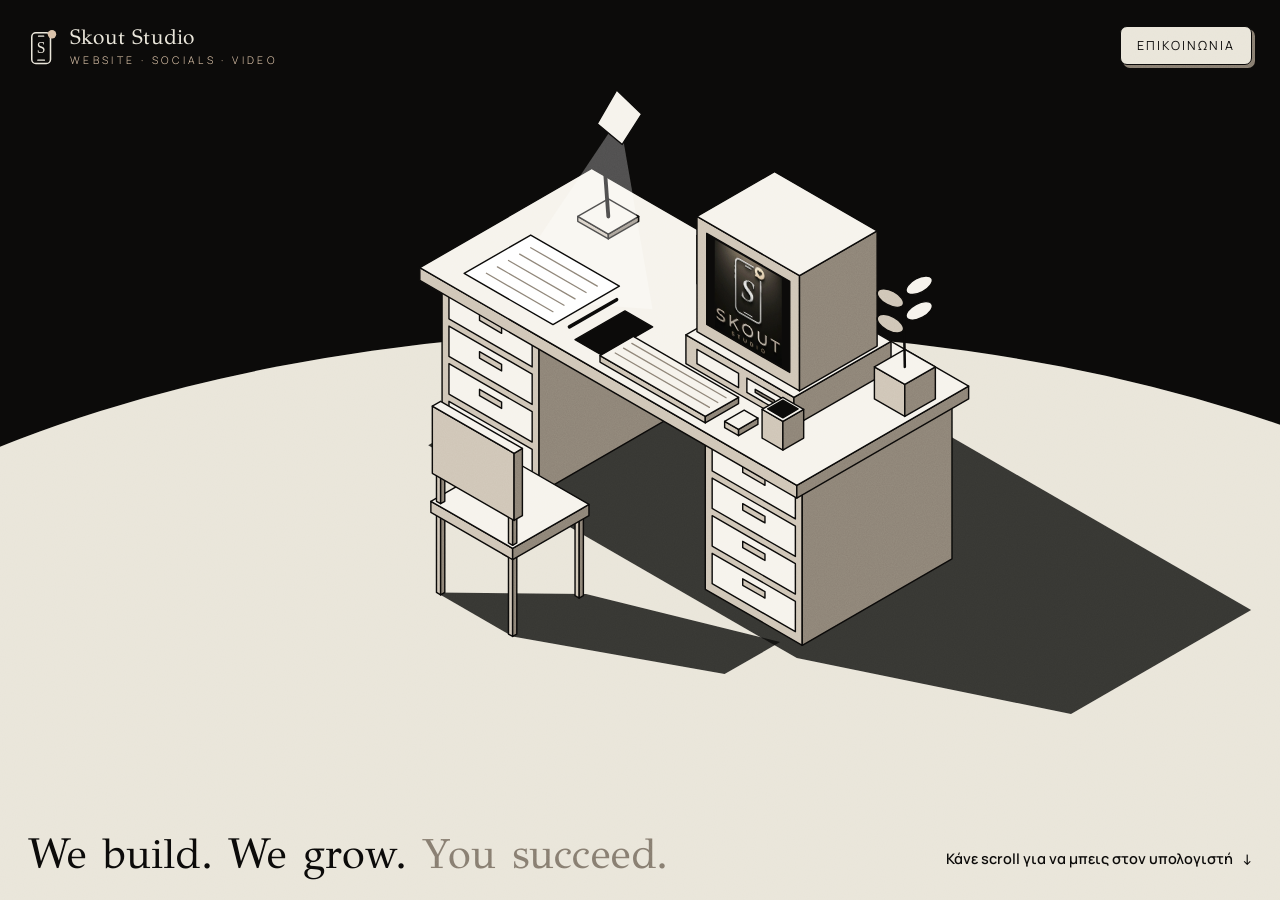
<file: index.html>
<!doctype html>
<html lang="el">
<head>
  <meta charset="UTF-8">
  <meta name="viewport" content="width=device-width, initial-scale=1, viewport-fit=cover">
  <title>Skout Studio | Ιστοσελίδες, Social Media & Βίντεο στη Μυτιλήνη</title>
  <meta name="description" content="Skout Studio by Johnny — digital studio για τοπικές επιχειρήσεις στη Μυτιλήνη, Λέσβο. Ιστοσελίδες, διαχείριση social media και διαφημιστικά βίντεο. We build. We grow. You succeed.">
  <meta name="theme-color" content="#0b0a09">
  <meta property="og:title" content="Skout Studio — We build. We grow. You succeed.">
  <meta property="og:description" content="Digital studio για τοπικές επιχειρήσεις. Ιστοσελίδες, social media και βίντεο από τη Μυτιλήνη.">
  <meta property="og:url" content="https://skoutstudio.gr">
  <meta property="og:image" content="https://skoutstudio.gr/og.jpg">
  <meta property="og:type" content="website">
  <meta property="og:locale" content="el_GR">
  <meta name="twitter:card" content="summary_large_image">
  <link rel="canonical" href="https://skoutstudio.gr/">
  <link rel="icon" href="data:image/svg+xml,%3Csvg xmlns='http://www.w3.org/2000/svg' viewBox='0 0 64 64'%3E%3Crect width='64' height='64' rx='14' fill='%230b0a09'/%3E%3Crect x='19' y='10' width='26' height='44' rx='6' fill='none' stroke='%23e9e5d9' stroke-width='3'/%3E%3Ctext x='32' y='41' font-family='Georgia,serif' font-size='24' text-anchor='middle' fill='%23e9e5d9'%3ES%3C/text%3E%3Ccircle cx='46' cy='13' r='8' fill='%23dac1a7'/%3E%3C/svg%3E">
  <link rel="preload" href="fonts/gfs-didot-greek-400-normal.woff2" as="font" type="font/woff2" crossorigin>
  <link rel="stylesheet" href="style.css">
</head>
<body>

<!-- εικονίδια -->
<svg width="0" height="0" style="position:absolute" aria-hidden="true">
  <symbol id="i-folder" viewBox="0 0 62 48"><path d="M6 2h17a3 3 0 0 1 3 3v4h27a4 4 0 0 1 4 4v29a4 4 0 0 1-4 4H5a4 4 0 0 1-4-4V5a3 3 0 0 1 3-3z" fill="var(--ink)"/><path d="M6 4h17a1 1 0 0 1 1 1v8H5V5a1 1 0 0 1 1-1z" fill="var(--paper)"/><rect x="3" y="11" width="52" height="33" rx="2" fill="var(--mid)"/><rect x="7" y="17" width="53" height="29" rx="4" fill="var(--ink)"/><rect x="9" y="19" width="49" height="25" rx="2" fill="var(--paper)"/><rect x="9" y="19" width="49" height="2" fill="#fff"/><rect x="9" y="42" width="49" height="2" fill="var(--mid)"/></symbol>
  <symbol id="i-doc" viewBox="0 0 62 48"><rect x="14" y="1" width="34" height="46" rx="4" fill="var(--ink)"/><rect x="16" y="3" width="30" height="42" rx="2" fill="var(--paper)"/><path d="M22 11h18M22 17h18M22 23h18M22 29h12" stroke="var(--shade)" stroke-width="2.4"/><rect x="22" y="35" width="8" height="5" fill="var(--accent)"/></symbol>
  <symbol id="i-chart" viewBox="0 0 62 48"><rect x="6" y="3" width="50" height="42" rx="4" fill="var(--ink)"/><rect x="8" y="5" width="46" height="38" rx="2" fill="var(--paper)"/><rect x="14" y="27" width="7" height="11" fill="var(--mid)"/><rect x="25" y="20" width="7" height="18" fill="var(--shade)"/><rect x="36" y="11" width="7" height="27" fill="var(--ink)"/><path d="M12 22l12-8 10 3 12-9" fill="none" stroke="var(--accent)" stroke-width="2.4"/></symbol>
  <symbol id="i-mail" viewBox="0 0 62 48"><rect x="4" y="7" width="54" height="36" rx="4" fill="var(--ink)"/><rect x="6" y="9" width="50" height="32" rx="2" fill="var(--paper)"/><path d="M7 11l24 17 24-17" fill="none" stroke="var(--ink)" stroke-width="2.4"/><rect x="6" y="39" width="50" height="2" fill="var(--mid)"/></symbol>
  <symbol id="i-help" viewBox="0 0 62 48"><rect x="10" y="2" width="42" height="44" rx="6" fill="var(--ink)"/><rect x="12" y="4" width="38" height="40" rx="4" fill="var(--paper)"/><path d="M24 17a7 7 0 1 1 10 6c-2 1-3 2-3 5" fill="none" stroke="var(--ink)" stroke-width="3.4" stroke-linecap="round"/><circle cx="31" cy="35" r="2.4" fill="var(--ink)"/></symbol>
  <symbol id="i-steps" viewBox="0 0 62 48"><rect x="6" y="3" width="50" height="42" rx="4" fill="var(--ink)"/><rect x="8" y="5" width="46" height="38" rx="2" fill="var(--paper)"/><circle cx="18" cy="24" r="5" fill="var(--ink)"/><circle cx="31" cy="24" r="5" fill="var(--shade)"/><circle cx="44" cy="24" r="5" fill="var(--accent)" stroke="var(--ink)" stroke-width="2"/><path d="M23 24h3M36 24h3" stroke="var(--ink)" stroke-width="2"/></symbol>
  <symbol id="i-plan" viewBox="0 0 62 48"><rect x="12" y="4" width="38" height="43" rx="4" fill="var(--ink)"/><rect x="14" y="6" width="34" height="39" rx="2" fill="var(--paper)"/><rect x="23" y="1" width="16" height="9" rx="3" fill="var(--ink)"/><rect x="26" y="3.500" width="10" height="4" rx="1.500" fill="var(--accent)"/><path d="M19 19l3 3 5-6M19 30l3 3 5-6" fill="none" stroke="var(--ink)" stroke-width="2.4" stroke-linecap="round" stroke-linejoin="round"/><path d="M31 20h12M31 31h12M19 40h24" stroke="var(--shade)" stroke-width="2.4"/></symbol>
  <symbol id="i-insta" viewBox="0 0 62 48"><rect x="9" y="2" width="44" height="44" rx="11" fill="var(--ink)"/><rect x="12" y="5" width="38" height="38" rx="8" fill="var(--paper)"/><circle cx="31" cy="24" r="9" fill="none" stroke="var(--ink)" stroke-width="3.4"/><circle cx="42" cy="13" r="2.6" fill="var(--ink)"/></symbol>
  <symbol id="i-mark" viewBox="0 0 40 50"><rect x="5" y="6" width="25" height="41" rx="5.5" fill="none" stroke="currentColor" stroke-width="2"/><path d="M14 10.5h7M13 42.5h9" stroke="currentColor" stroke-width="1.6" stroke-linecap="round"/><text x="17.5" y="33" text-anchor="middle" font-family="Didot,'Bodoni MT',Georgia,serif" font-size="21" fill="currentColor">S</text><circle cx="32" cy="8" r="5.6" fill="var(--accent)"/></symbol>
</svg>

<!-- ============ ΓΡΑΦΕΙΟ ============ -->
<main class="room" id="room">
  <header class="room__head">
    <a class="brand" href="./" aria-label="Skout Studio">
      <svg class="brand__mark"><use href="#i-mark"/></svg>
      <span><b>Skout Studio</b><i>Website · Socials · Video</i></span>
    </a>
    <button class="btn" type="button" data-enter="contact">Επικοινωνία</button>
  </header>


  <div class="desk" id="desk">
    <svg id="scene" role="img" aria-label="Γραφείο με ρετρό υπολογιστή — πάτα τον υπολογιστή για να μπεις"></svg>
  </div>

  <div class="room__foot">
    <h1 class="room__slogan">We build. We grow. <em>You succeed.</em></h1>
    <p class="room__hint" id="hint">Κάνε scroll για να μπεις στον υπολογιστή <i>↓</i></p>
  </div>
</main>

<!-- ============ ΟΘΟΝΗ ΥΠΟΛΟΓΙΣΤΗ ============ -->
<div class="os" id="os" hidden>
  <div class="os__screen" id="screen">
    <nav class="os__icons" aria-label="Συντομεύσεις">
      <button type="button" data-win="services"><svg><use href="#i-folder"/></svg><span>Υπηρεσίες</span></button>
      <button type="button" data-win="packages"><svg><use href="#i-folder"/></svg><span>Πακέτα Social</span></button>
      <button type="button" data-win="plan" class="is-hot"><svg><use href="#i-plan"/></svg><span>Το πλάνο σου</span></button>
      <button type="button" data-win="projects"><svg><use href="#i-folder"/></svg><span>Projects</span></button>
      <button type="button" data-win="results"><svg><use href="#i-chart"/></svg><span>Αποτελέσματα</span></button>
      <button type="button" data-win="process"><svg><use href="#i-steps"/></svg><span>Διαδικασία</span></button>
      <button type="button" data-win="faq"><svg><use href="#i-help"/></svg><span>Συχνές ερωτήσεις</span></button>
      <button type="button" data-win="contact"><svg><use href="#i-mail"/></svg><span>Επικοινωνία</span></button>
      <a href="https://www.instagram.com/skoutstudio/" target="_blank" rel="noopener"><svg><use href="#i-insta"/></svg><span>Instagram</span></a>
    </nav>

    <div class="os__info">
      <svg class="os__logo" viewBox="0 0 120 150" role="img" aria-label="Skout Studio">
        <rect x="22" y="14" width="68" height="122" rx="13" fill="none" stroke="currentColor" stroke-width="4"/>
        <path d="M46 26h20M43 124h26" stroke="currentColor" stroke-width="3.4" stroke-linecap="round"/>
        <text x="56" y="96" text-anchor="middle" font-family="Didot,'Bodoni MT','Playfair Display',Georgia,serif" font-size="62" fill="currentColor">S</text>
        <circle cx="93" cy="19" r="19" fill="#0d0c0b"/>
        <path d="M93 4a15 15 0 1 1-9.5 26.600l-7.500 3 2.800-7.600A15 15 0 0 1 93 4z" fill="var(--accent)"/>
        <path d="M93 27c-6-4-8.500-6.800-8.500-10a4.300 4.300 0 0 1 8.500-1.300 4.300 4.300 0 0 1 8.500 1.300c0 3.200-2.500 6-8.500 10z" fill="#0d0c0b"/>
      </svg>
      <p class="os__name">Skout</p>
      <p class="os__sub">Studio</p>
      <div class="os__term">
        <p>Skout Studio by Johnny</p>
        <p>Digital studio για τοπικές επιχειρήσεις</p>
        <p>Μυτιλήνη, Λέσβος · skoutstudio.gr</p>
        <p class="os__slogan">We build. We grow. You succeed.<i class="blink">█</i></p>
      </div>
      <nav class="os__trio" aria-label="Υπηρεσίες">
        <button type="button" data-win="services">Website</button><span aria-hidden="true">·</span><button type="button" data-win="packages">Socials</button><span aria-hidden="true">·</span><button type="button" data-win="services">Video</button>
      </nav>
    </div>
    <span class="os__ver" aria-hidden="true">SKOUT OS v1.0</span>
    <div class="os__wins" id="wins">

      <section class="win" id="win-services" data-title="Υπηρεσίες" data-w="720" hidden>
        <div class="cards">
          <article class="card">
            <span class="card__no">01</span>
            <h3>Ιστοσελίδες</h3>
            <p>Σύγχρονες, γρήγορες ιστοσελίδες που φέρνουν πελάτες.</p>
            <ul class="tags"><li>Custom σχεδιασμός</li><li>Φόρτωση κάτω από 1,5 δευτ.</li><li>Mobile first</li><li>SEO &amp; Google</li><li>Κρατήσεις / παραγγελίες</li><li>Συντήρηση</li></ul>
          </article>
          <article class="card">
            <span class="card__no">02</span>
            <h3>Social Media</h3>
            <p>Instagram, Facebook &amp; TikTok με σχέδιο και συνέπεια.</p>
            <ul class="tags"><li>Δημιουργία περιεχομένου</li><li>Πρόγραμμα δημοσιεύσεων</li><li>Stories</li><li>Meta &amp; TikTok ads</li><li>Google Business Profile</li><li>Μηνιαία αναφορά</li></ul>
          </article>
          <article class="card">
            <span class="card__no">03</span>
            <h3>Βίντεο</h3>
            <p>Διαφημιστικά βίντεο &amp; reels που τραβούν την προσοχή.</p>
            <ul class="tags"><li>Promo videos</li><li>Reels</li><li>Μοντάζ</li><li>Ήχος &amp; εφέ</li><li>Έτοιμα για κάθε πλατφόρμα</li></ul>
          </article>
        </div>
      </section>

      <section class="win" id="win-packages" data-title="Πακέτα Social Media" data-w="700" hidden>
        <div class="cards cards--2">
          <article class="card pack"><h3>Παρουσία</h3><p>Σταθερή παρουσία στα social, χωρίς να ασχολείσαι εσύ.</p>
            <ul class="ticks"><li>Posts &amp; stories</li><li>Πρόγραμμα δημοσιεύσεων</li></ul></article>
          <article class="card pack"><h3>Ανάπτυξη</h3><p>Περιεχόμενο που φέρνει νέο κόσμο στη σελίδα σου.</p>
            <ul class="ticks"><li>Posts, stories &amp; reels</li><li>Δημιουργία περιεχομένου</li><li>Μηνιαία αναφορά</li></ul></article>
          <article class="card pack pack--pro"><h3>Πλήρες</h3><p>Τα αναλαμβάνουμε όλα, από το περιεχόμενο μέχρι τις διαφημίσεις.</p>
            <ul class="ticks"><li>Περιεχόμενο &amp; βίντεο</li><li>Meta &amp; TikTok ads</li><li>Google Business Profile</li><li>Μηνιαία αναφορά</li></ul></article>
          <article class="card pack pack--custom"><h3>Στα μέτρα σου</h3><p>Διαλέγεις μόνο ό,τι χρειάζεσαι και το στήνουμε μαζί.</p>
            <p class="row"><button class="btn btn--dark" type="button" data-win="plan">Φτιάξε το πλάνο σου →</button></p></article>
        </div>
        <p class="note"><b>Κάθε πακέτο προσαρμόζεται</b> ανάλογα με τις ανάγκες της επιχείρησής σου.<br>Οι δημοσιεύσεις ανεβαίνουν σε Instagram, Facebook, TikTok, IG Story &amp; FB Story.</p>
        <p class="row row--center"><button class="btn" type="button" data-win="contact">Ζήτα προσφορά</button></p>
      </section>

      <section class="win" id="win-plan" data-title="Το πλάνο σου" data-w="680" hidden>
        <div class="plan2" id="plan">
          <div class="plan2__step">
            <p class="kicker">Βήμα 1 από 2</p>
            <h2>Τι επιχείρηση έχεις;</h2>
            <div class="opts" id="planBiz">
              <button type="button" data-v="food">Εστίαση / Καφέ</button>
              <button type="button" data-v="beauty">Κομμωτήριο / Beauty</button>
              <button type="button" data-v="stay">Διαμονή / Τουρισμός</button>
              <button type="button" data-v="shop">Κατάστημα</button>
              <button type="button" data-v="pro">Επαγγελματίας / Υπηρεσίες</button>
              <button type="button" data-v="other">Κάτι άλλο</button>
            </div>
          </div>
          <div class="plan2__step" hidden>
            <p class="kicker">Βήμα 2 από 2</p>
            <h2>Τι θέλεις πιο πολύ;</h2>
            <div class="opts" id="planGoal">
              <button type="button" data-v="orders">Περισσότερες κρατήσεις / παραγγελίες</button>
              <button type="button" data-v="google">Να με βρίσκουν στο Google</button>
              <button type="button" data-v="social">Να μεγαλώσω στα social</button>
              <button type="button" data-v="image">Πιο επαγγελματική εικόνα</button>
              <button type="button" data-v="all" class="opts__all">Όλα τα παραπάνω</button>
            </div>
            <p class="row"><button class="btn" type="button" id="planBack1">‹ Πίσω</button></p>
          </div>
          <div class="plan2__step" hidden>
            <p class="kicker" id="planFor"></p>
            <h2>Το πλάνο σου</h2>
            <div class="plan2__out" id="planOut"></div>
            <p class="note">Ενδεικτικό πλάνο. Το προσαρμόζουμε μαζί στις ανάγκες σου.</p>
            <label class="plan2__more" for="planMore">
              <b>Πες μας περισσότερα για την επιχείρησή σου</b>
              <textarea id="planMore" rows="4" maxlength="1200" placeholder="π.χ. Έχουμε καφέ στη Μυτιλήνη και θέλουμε online παραγγελίες για το καλοκαίρι…"></textarea>
            </label>
            <form class="sform sform--row" id="planForm" data-subject="Νέο πλάνο από το skoutstudio.gr" novalidate>
              <label><span>Όνομα</span><input name="Όνομα" autocomplete="name" required maxlength="80"></label>
              <label><span>Email ή τηλέφωνο</span><input name="Επικοινωνία" autocomplete="email" required maxlength="120"></label>
              <input class="sform__hp" name="_honey" tabindex="-1" autocomplete="off" aria-hidden="true">
              <button class="btn btn--dark" type="submit">Στείλε μας αυτό το πλάνο →</button>
              <p class="sform__msg" role="status" aria-live="polite"></p>
            </form>
            <p class="row row--center">
              <a class="btn" href="https://www.instagram.com/skoutstudio/" target="_blank" rel="noopener">Μήνυμα στο Instagram</a>
              <button class="btn" type="button" id="planReset">Από την αρχή</button>
            </p>
          </div>
        </div>
      </section>

      <section class="win" id="win-projects" data-title="Projects" data-w="920" hidden>
        <div class="pv">
          <div class="pv__tabs" id="pvTabs">
            <button type="button" data-url="https://trakelleshair.gr/" data-img="trakelles"><b>Trakelles Hair</b><i>Κομμωτήριο</i></button>
            <button type="button" data-url="https://kaitlynrooms.gr/" data-img="kaitlyn"><b>Kaitlyn Rooms</b><i>Ενοικιαζόμενα δωμάτια</i></button>
            <button type="button" data-url="https://polyteknoslesvos.gr/" data-img="polyteknos"><b>Ο Γύρος του Πολύτεκνου &amp; Alpha Pizza</b><i>Γύρος &amp; πίτσα · online παραγγελίες</i></button>
          </div>
          <div class="pv__view">
            <div class="pv__chrome">
              <span class="pv__dots"><i></i><i></i><i></i></span>
              <span class="pv__url" id="pvUrl"></span>
              <span class="pv__dev" role="group" aria-label="Συσκευή">
                <button type="button" data-dev="d" aria-pressed="true" title="Υπολογιστής"><svg viewBox="0 0 24 24" aria-hidden="true"><rect x="3" y="4" width="18" height="12" rx="1.5"/><path d="M8 20h8M12 16v4"/></svg><span>Υπολογιστής</span></button>
                <button type="button" data-dev="m" aria-pressed="false" title="Κινητό"><svg viewBox="0 0 24 24" aria-hidden="true"><rect x="7" y="2.5" width="10" height="19" rx="2"/><path d="M11 18.5h2"/></svg><span>Κινητό</span></button>
              </span>
              <a class="btn btn--dark" id="pvOpen" href="#" target="_blank" rel="noopener">Άνοιγμα ↗</a>
            </div>
            <div class="pv__stage" id="pvStage" data-dev="d">
              <div class="pv__device">
                <div class="pv__screen" id="pvScreen" tabindex="0" aria-label="Προεπισκόπηση ιστοσελίδας — κάνε scroll">
                  <img id="pvImg" alt="" decoding="async">
                </div>
                <div class="pv__bar" aria-hidden="true"><i id="pvProg"></i></div>
              </div>
              <p class="pv__hint" id="pvHint">Κάνε scroll μέσα στην οθόνη ↕</p>
            </div>
          </div>
        </div>
      </section>

      <section class="win" id="win-results" data-title="Αποτελέσματα" data-w="560" hidden>
        <h3 class="win__lead">Αποτελέσματα από την τελευταία δουλειά</h3>
        <p class="win__ctx">Κομμωτήριο · σε 1 μήνα</p>
        <div class="stats">
          <div class="stat"><p class="stat__num">153.917</p><p class="stat__label">προβολές</p><p class="stat__delta">▲ +72,6%</p></div>
          <div class="stat"><p class="stat__num">11.753</p><p class="stat__label">θεατές</p><p class="stat__delta">▲ +102,7%</p></div>
        </div>
      </section>

      <section class="win" id="win-process" data-title="Διαδικασία" data-w="520" hidden>
        <ol class="steps">
          <li><span>1</span><h3>Γνωριμία &amp; ανάγκες</h3></li>
          <li><span>2</span><h3>Σχεδιασμός &amp; υλοποίηση</h3></li>
          <li><span>3</span><h3>Παράδοση &amp; υποστήριξη</h3></li>
        </ol>
      </section>

      <section class="win" id="win-faq" data-title="Συχνές ερωτήσεις" data-w="560" hidden>
        <div class="faq">
          <details open><summary>Πόσο χρόνο χρειάζεται μια ιστοσελίδα;</summary><p>Από 5 έως 14 ημέρες.</p></details>
          <details><summary>Τι γίνεται με το domain και το hosting;</summary><p>Τα αναλαμβάνουμε εμείς.</p></details>
          <details><summary>Θα φαίνεται σωστά στο κινητό;</summary><p>Ναι. Όλα σχεδιάζονται mobile first.</p></details>
          <details><summary>Ποιος φτιάχνει το περιεχόμενο για τα social;</summary><p>Το φτιάχνουμε εμείς, με υλικό της επιχείρησης ή με δικά μας γυρίσματα.</p></details>
          <details><summary>Μπορώ να αλλάξω πακέτο;</summary><p>Ναι, κάθε μήνα.</p></details>
        </div>
      </section>

      <section class="win" id="win-contact" data-title="Ας μιλήσουμε!" data-w="520" hidden>
        <div class="contact">
          <h2>Ας χτίσουμε κάτι σπουδαίο μαζί.</h2>
          <form class="sform" id="contactForm" data-subject="Νέο μήνυμα από το skoutstudio.gr" novalidate>
            <label><span>Όνομα</span><input name="Όνομα" autocomplete="name" required maxlength="80"></label>
            <label><span>Email ή τηλέφωνο</span><input name="Επικοινωνία" autocomplete="email" required maxlength="120"></label>
            <label><span>Μήνυμα</span><textarea name="Μήνυμα" rows="4" required maxlength="1500" placeholder="Πες μας τι χρειάζεσαι…"></textarea></label>
            <input class="sform__hp" name="_honey" tabindex="-1" autocomplete="off" aria-hidden="true">
            <button class="btn btn--dark" type="submit">Αποστολή μηνύματος →</button>
            <p class="sform__msg" role="status" aria-live="polite"></p>
            <p class="sform__note">Τα στοιχεία σου χρησιμοποιούνται μόνο για να σου απαντήσουμε.</p>
          </form>
          <p class="contact__or">ή απευθείας</p>
          <a class="contact__row" href="mailto:info@skoutstudio.gr"><span>Email</span><b>info@skoutstudio.gr</b></a>
          <a class="contact__row" href="https://www.instagram.com/skoutstudio/" target="_blank" rel="noopener"><span>Instagram</span><b>@skoutstudio</b></a>
          <p class="contact__foot">Skout Studio by Johnny · Μυτιλήνη, Λέσβος · © 2026</p>
        </div>
      </section>
    </div>

    <footer class="bar">
      <svg class="bar__mark"><use href="#i-mark"/></svg>
      <button class="bar__btn" type="button" id="back">‹ <span>Πίσω στο γραφείο</span></button>
      <button class="bar__btn bar__btn--cta" type="button" data-win="contact">Ας μιλήσουμε!</button>
      <div class="bar__tabs" id="tabs"></div>
      <time class="bar__clock" id="clock">--:--</time>
    </footer>
  </div>
</div>

<noscript><div class="nojs"><b>Skout Studio</b> — Digital studio για τοπικές επιχειρήσεις, Μυτιλήνη. Ιστοσελίδες, social media &amp; βίντεο.<br>Επικοινωνία: <a href="mailto:info@skoutstudio.gr">info@skoutstudio.gr</a> · Instagram @skoutstudio</div></noscript>
<div class="grain" aria-hidden="true"></div>
<script src="main.js" defer></script>
</body>
</html>
</file>
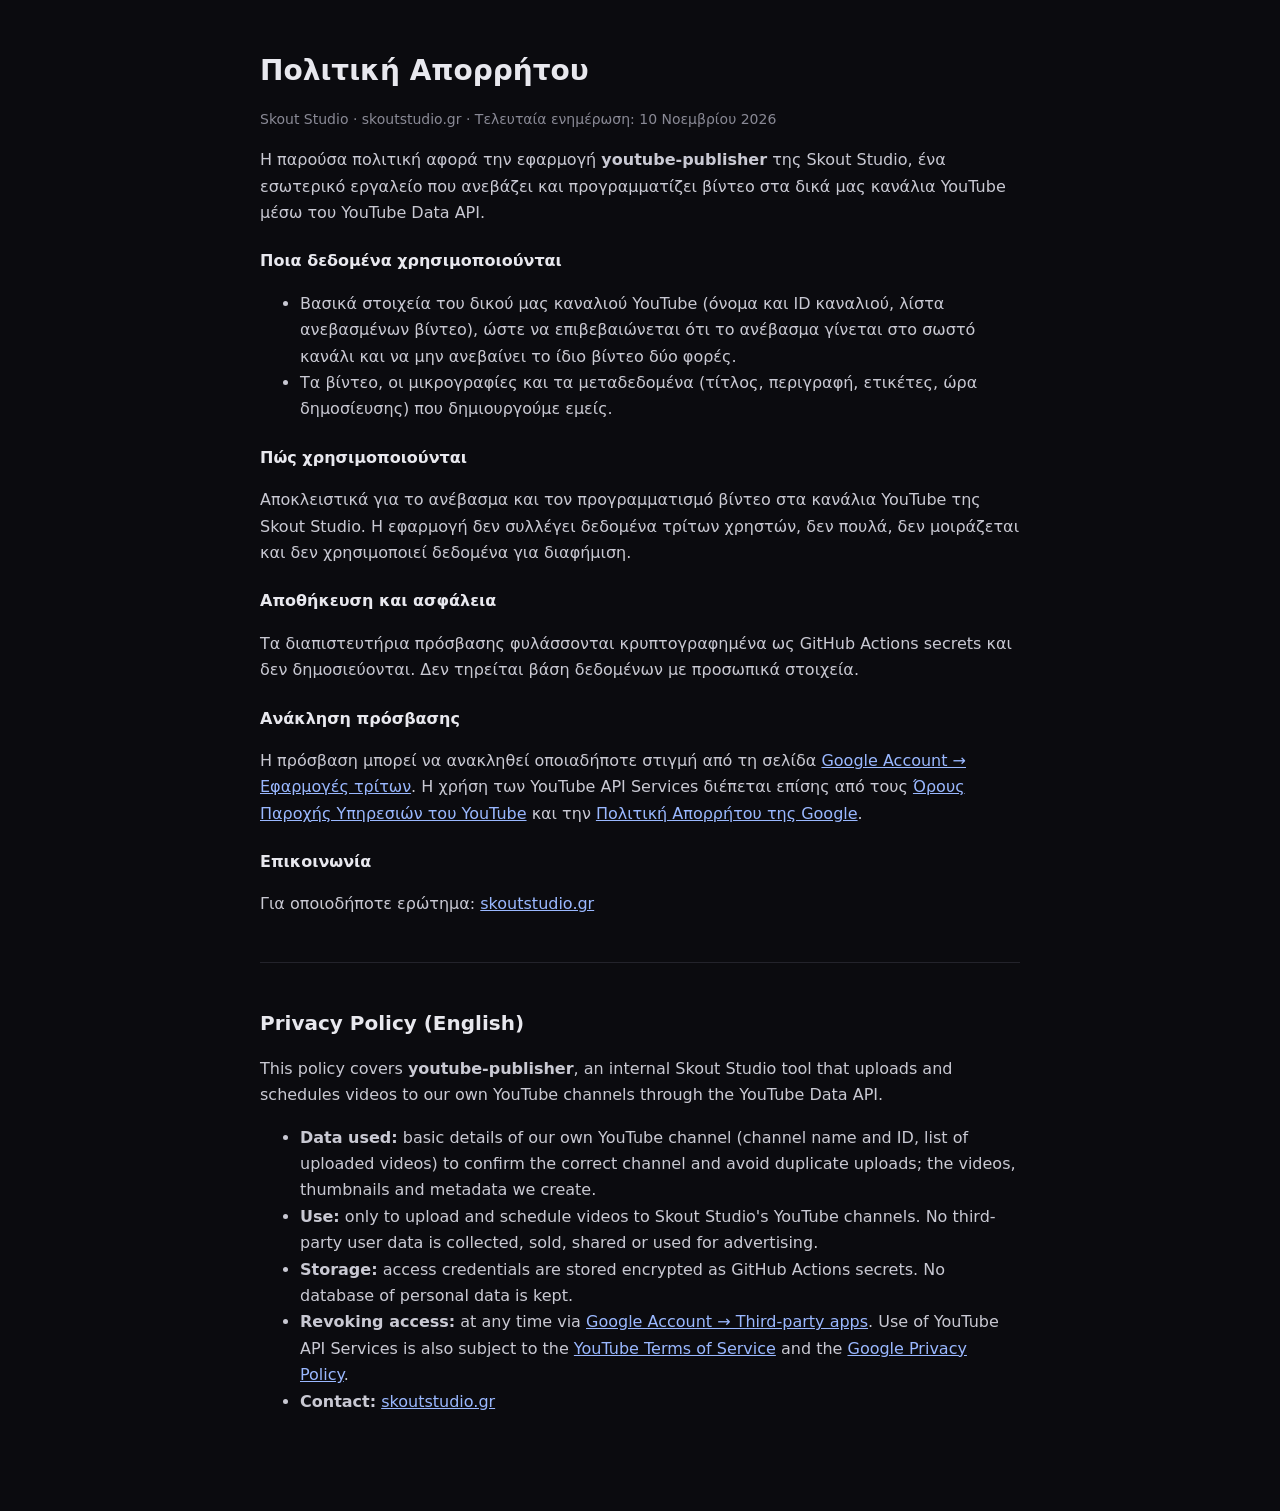
<file: privacy.html>
<!DOCTYPE html>
<html lang="el">
<head>
<meta charset="utf-8">
<meta name="viewport" content="width=device-width, initial-scale=1">
<title>Πολιτική Απορρήτου | Privacy Policy – Skout Studio</title>
<meta name="robots" content="noindex">
<style>
  body{margin:0;background:#0b0b0f;color:#e8e8ee;font:16px/1.65 system-ui,-apple-system,"Segoe UI",Roboto,sans-serif}
  main{max-width:760px;margin:0 auto;padding:48px 22px 80px}
  h1{font-size:28px;margin:0 0 6px} h2{font-size:20px;margin:36px 0 8px} h3{font-size:16px;margin:22px 0 4px}
  p,li{color:#c9c9d3} a{color:#9ab8ff} .muted{color:#8a8a96;font-size:14px} hr{border:0;border-top:1px solid #23232b;margin:44px 0}
</style>
</head>
<body>
<main>
<h1>Πολιτική Απορρήτου</h1>
<p class="muted">Skout Studio · skoutstudio.gr · Τελευταία ενημέρωση: 10 Νοεμβρίου 2026</p>

<p>Η παρούσα πολιτική αφορά την εφαρμογή <strong>youtube-publisher</strong> της Skout Studio, ένα εσωτερικό εργαλείο που ανεβάζει και προγραμματίζει βίντεο στα δικά μας κανάλια YouTube μέσω του YouTube Data API.</p>

<h3>Ποια δεδομένα χρησιμοποιούνται</h3>
<ul>
  <li>Βασικά στοιχεία του δικού μας καναλιού YouTube (όνομα και ID καναλιού, λίστα ανεβασμένων βίντεο), ώστε να επιβεβαιώνεται ότι το ανέβασμα γίνεται στο σωστό κανάλι και να μην ανεβαίνει το ίδιο βίντεο δύο φορές.</li>
  <li>Τα βίντεο, οι μικρογραφίες και τα μεταδεδομένα (τίτλος, περιγραφή, ετικέτες, ώρα δημοσίευσης) που δημιουργούμε εμείς.</li>
</ul>

<h3>Πώς χρησιμοποιούνται</h3>
<p>Αποκλειστικά για το ανέβασμα και τον προγραμματισμό βίντεο στα κανάλια YouTube της Skout Studio. Η εφαρμογή δεν συλλέγει δεδομένα τρίτων χρηστών, δεν πουλά, δεν μοιράζεται και δεν χρησιμοποιεί δεδομένα για διαφήμιση.</p>

<h3>Αποθήκευση και ασφάλεια</h3>
<p>Τα διαπιστευτήρια πρόσβασης φυλάσσονται κρυπτογραφημένα ως GitHub Actions secrets και δεν δημοσιεύονται. Δεν τηρείται βάση δεδομένων με προσωπικά στοιχεία.</p>

<h3>Ανάκληση πρόσβασης</h3>
<p>Η πρόσβαση μπορεί να ανακληθεί οποιαδήποτε στιγμή από τη σελίδα <a href="https://myaccount.google.com/permissions">Google Account → Εφαρμογές τρίτων</a>. Η χρήση των YouTube API Services διέπεται επίσης από τους <a href="https://www.youtube.com/t/terms">Όρους Παροχής Υπηρεσιών του YouTube</a> και την <a href="https://policies.google.com/privacy">Πολιτική Απορρήτου της Google</a>.</p>

<h3>Επικοινωνία</h3>
<p>Για οποιοδήποτε ερώτημα: <a href="https://skoutstudio.gr">skoutstudio.gr</a></p>

<hr>

<h2>Privacy Policy (English)</h2>
<p>This policy covers <strong>youtube-publisher</strong>, an internal Skout Studio tool that uploads and schedules videos to our own YouTube channels through the YouTube Data API.</p>
<ul>
  <li><strong>Data used:</strong> basic details of our own YouTube channel (channel name and ID, list of uploaded videos) to confirm the correct channel and avoid duplicate uploads; the videos, thumbnails and metadata we create.</li>
  <li><strong>Use:</strong> only to upload and schedule videos to Skout Studio's YouTube channels. No third-party user data is collected, sold, shared or used for advertising.</li>
  <li><strong>Storage:</strong> access credentials are stored encrypted as GitHub Actions secrets. No database of personal data is kept.</li>
  <li><strong>Revoking access:</strong> at any time via <a href="https://myaccount.google.com/permissions">Google Account → Third-party apps</a>. Use of YouTube API Services is also subject to the <a href="https://www.youtube.com/t/terms">YouTube Terms of Service</a> and the <a href="https://policies.google.com/privacy">Google Privacy Policy</a>.</li>
  <li><strong>Contact:</strong> <a href="https://skoutstudio.gr">skoutstudio.gr</a></li>
</ul>
</main>
</body>
</html>
</file>
<file: style.css>
/* ---------- Fonts (self-hosted, με ελληνικά) ---------- */
@font-face{font-family:"Didot GFS";font-weight:400;font-display:swap;src:url(fonts/gfs-didot-greek-400-normal.woff2) format("woff2");unicode-range:U+0370-03FF,U+1F00-1FFF}
@font-face{font-family:"Didot GFS";font-weight:400;font-display:swap;src:url(fonts/gfs-didot-latin-400-normal.woff2) format("woff2");unicode-range:U+0000-00FF,U+2000-206F,U+20AC,U+2190-2199}
@font-face{font-family:"Manrope";font-weight:300;font-display:swap;src:url(fonts/manrope-greek-300-normal.woff2) format("woff2");unicode-range:U+0370-03FF}
@font-face{font-family:"Manrope";font-weight:300;font-display:swap;src:url(fonts/manrope-latin-300-normal.woff2) format("woff2");unicode-range:U+0000-00FF,U+2000-206F,U+20AC,U+2190-2199}
@font-face{font-family:"Sofia X";font-weight:800;font-display:swap;src:url(fonts/sofia-sans-extra-condensed-greek-800-normal.woff2) format("woff2");unicode-range:U+0370-03FF}
@font-face{font-family:"Sofia X";font-weight:800;font-display:swap;src:url(fonts/sofia-sans-extra-condensed-latin-800-normal.woff2) format("woff2");unicode-range:U+0000-00FF,U+2000-206F,U+20AC,U+2190-2199}
@font-face{font-family:"Manrope";font-weight:400;font-display:swap;src:url(fonts/manrope-greek-400-normal.woff2) format("woff2");unicode-range:U+0370-03FF}
@font-face{font-family:"Manrope";font-weight:400;font-display:swap;src:url(fonts/manrope-latin-400-normal.woff2) format("woff2");unicode-range:U+0000-00FF,U+2000-206F,U+20AC,U+2190-2199}
@font-face{font-family:"Manrope";font-weight:600;font-display:swap;src:url(fonts/manrope-greek-600-normal.woff2) format("woff2");unicode-range:U+0370-03FF}
@font-face{font-family:"Manrope";font-weight:600;font-display:swap;src:url(fonts/manrope-latin-600-normal.woff2) format("woff2");unicode-range:U+0000-00FF,U+2000-206F,U+20AC,U+2190-2199}

:root{
  --ink:#0b0a09;      /* μαύρο του logo */
  --paper:#e9e5d9;    /* κρεμ */
  --light:#f6f3ec;
  --mid:#c3b8a8;      /* μπεζ */
  --shade:#857b6e;    /* σκιά */
  --accent:#dac1a7;   /* σαμπανιζέ της καρδιάς */
  --screen:#1a1815;
  --body:"Manrope",system-ui,-apple-system,"Segoe UI",sans-serif;
  --display:"Didot GFS",Didot,"Bodoni 72","Bodoni MT",Georgia,serif;
  --gold:#b39b82;
}
*{box-sizing:border-box;margin:0;padding:0}
html,body{height:100%}
body{overscroll-behavior:none;background:var(--ink);color:var(--paper);font-family:var(--body);font-size:15px;line-height:1.55;overflow:hidden;-webkit-font-smoothing:antialiased}
a{color:inherit;text-decoration:none}
ul,ol{list-style:none}
button{font:inherit;color:inherit;background:none;border:0;cursor:pointer}
:focus-visible{outline:2px solid var(--accent);outline-offset:3px}
[hidden]{display:none!important}

.grain{position:fixed;inset:0;z-index:90;pointer-events:none;opacity:.2;mix-blend-mode:overlay;background-image:url("data:image/svg+xml,%3Csvg xmlns='http://www.w3.org/2000/svg' width='220' height='220'%3E%3Cfilter id='n'%3E%3CfeTurbulence type='fractalNoise' baseFrequency='.9' numOctaves='2' stitchTiles='stitch'/%3E%3CfeColorMatrix values='0 0 0 0 .5 0 0 0 0 .5 0 0 0 0 .5 0 0 0 1 0'/%3E%3C/filter%3E%3Crect width='220' height='220' filter='url(%23n)'/%3E%3C/svg%3E")}

/* ---------- Κουμπιά ---------- */
.btn{display:inline-flex;align-items:center;gap:8px;padding:9px 16px;border-radius:7px;font-weight:600;font-size:14px;background:var(--paper);color:var(--ink);border:1px solid var(--ink);box-shadow:3px 3px 0 var(--shade);transition:transform .12s,box-shadow .12s}
.btn:hover{transform:translate(-1px,-1px);box-shadow:4px 4px 0 var(--shade)}
.btn:active{transform:translate(2px,2px);box-shadow:1px 1px 0 var(--shade)}
.btn--dark{background:var(--ink);color:var(--paper);border-color:var(--ink)}

/* ---------- Γραφείο ---------- */
.room{position:fixed;inset:0;overflow:hidden;background:var(--ink);touch-action:none}
.room__head{position:absolute;inset:0 0 auto 0;z-index:5;display:flex;justify-content:space-between;align-items:flex-start;padding:26px 28px}
.brand{display:flex;align-items:center;gap:12px}
.brand__mark{width:30px;height:38px;color:var(--paper);flex:none}
.brand b{display:block;font-weight:600;font-size:17px;line-height:1.2}
.brand i{display:block;font-style:normal;font-size:13.5px;color:var(--mid);opacity:.8}
@keyframes pulse{50%{opacity:.45}}
.desk{position:absolute;inset:0}
#scene{position:absolute;inset:0;width:100%;height:100%;overflow:visible}
#scene .o{stroke:var(--ink);stroke-width:.9;stroke-linejoin:round}
#pc{cursor:pointer;outline:none}
#pc .glow{opacity:0;transition:opacity .25s}
#pc:hover .glow,#pc:focus-visible .glow{opacity:1}
#pc .scr{transition:fill .25s}
#pc:hover .scr{fill:#1a1815}
.blink{animation:blink 1.1s steps(1) infinite}
@keyframes blink{50%{opacity:0}}
.room__foot{position:absolute;left:0;right:0;bottom:0;z-index:5;display:flex;justify-content:space-between;align-items:flex-end;gap:16px;padding:24px 28px;pointer-events:none}
.room__foot>*{pointer-events:auto}
.room__slogan{font:800 clamp(1.6rem,3.2vw,2.6rem)/1 var(--display);letter-spacing:.04em;text-transform:uppercase;color:var(--ink)}
.room__slogan em{font-style:normal;color:var(--shade)}
.is-os .room{visibility:hidden}

/* ---------- Οθόνη CRT ---------- */
.os{position:fixed;inset:0;z-index:20;padding:clamp(8px,1.6vw,22px);background:#000;animation:crt .55s cubic-bezier(.2,.8,.2,1)}
@keyframes crt{0%{transform:scale(1,.004);filter:brightness(4)}45%{transform:scale(1,.004);filter:brightness(4)}100%{transform:none;filter:none}}
.os.is-off{animation:crtoff .35s forwards}
@keyframes crtoff{to{transform:scale(1,.004);filter:brightness(4);opacity:0}}
.os__screen{position:relative;height:100%;border-radius:clamp(10px,1.6vw,22px);overflow:hidden;background:#0d0c0b;display:flex;flex-direction:column;box-shadow:inset 0 0 90px rgba(0,0,0,.75)}
.os__screen::after{content:"";position:absolute;inset:0;pointer-events:none;z-index:60;background:repeating-linear-gradient(rgba(0,0,0,.07) 0 1px,transparent 1px 3px);border-radius:inherit;box-shadow:inset 0 0 70px rgba(0,0,0,.6)}
.os__icons{position:absolute;inset:14px auto 62px 10px;display:flex;flex-direction:column;flex-wrap:wrap;align-content:flex-start;gap:6px 4px;z-index:1}
.os__icons>*{display:flex;flex-direction:column;align-items:center;gap:6px;width:96px;padding:9px 4px;border-radius:6px;text-align:center;font-size:12.5px;font-weight:600;line-height:1.2;color:var(--paper);border:1px solid transparent}
.os__icons svg{width:56px;height:44px}
.os__icons>*:hover,.os__icons>*:focus-visible{background:rgba(233,229,217,.12);border-color:rgba(233,229,217,.35)}
.os__wins{position:absolute;inset:0 0 50px 0;z-index:2;pointer-events:none}

/* ---------- Παράθυρα ---------- */
.win{position:absolute;display:flex;flex-direction:column;max-width:calc(100% - 20px);max-height:calc(100% - 20px);background:var(--paper);color:var(--ink);border:2px solid var(--ink);border-radius:8px;box-shadow:6px 6px 0 rgba(0,0,0,.55),0 0 0 1px rgba(233,229,217,.25);pointer-events:auto;animation:pop .22s cubic-bezier(.2,.9,.3,1.2)}
@keyframes pop{from{transform:scale(.9);opacity:0}}
.win__bar{display:flex;align-items:center;gap:10px;padding:7px 8px 7px 12px;background:var(--ink);color:var(--paper);border-radius:5px 5px 0 0;cursor:grab;user-select:none;touch-action:none;flex:none}
.win__bar:active{cursor:grabbing}
.win:not(.is-top) .win__bar{background:var(--shade)}
.win__title{flex:1;font-weight:600;font-size:13.5px;white-space:nowrap;overflow:hidden;text-overflow:ellipsis}
.win__x{display:grid;place-items:center;width:26px;height:24px;border-radius:4px;background:var(--paper);color:var(--ink);font-weight:600;font-size:15px;line-height:1;border:1px solid var(--ink);box-shadow:inset -2px -2px 0 var(--mid)}
.win__x:hover{background:var(--accent)}
.win__body{padding:20px;overflow:auto;overscroll-behavior:contain}
.win h2{font:800 clamp(1.9rem,3.4vw,2.6rem)/1 var(--display);letter-spacing:.02em;text-transform:uppercase;margin-bottom:10px}
.win h3{font:800 1.55rem/1.05 var(--display);letter-spacing:.03em;text-transform:uppercase}
.kicker{font-size:12px;font-weight:600;letter-spacing:.18em;text-transform:uppercase;color:var(--shade);margin-bottom:8px}
.row{display:flex;flex-wrap:wrap;gap:10px;margin-top:18px}
.row--center{justify-content:center}
.note{margin-top:16px;text-align:center;font-size:14px;color:#4b443c}

.about{display:grid;grid-template-columns:170px 1fr;gap:20px;align-items:center}
.about__logo{background:var(--ink);border-radius:6px;border:2px solid var(--ink);overflow:hidden;line-height:0}
.about__logo img{width:100%;height:auto}
.slogan{margin-top:12px;font:800 1.5rem/1 var(--display);letter-spacing:.05em;text-transform:uppercase;color:var(--shade)}

.cards{display:grid;grid-template-columns:repeat(3,1fr);gap:12px}
.card{padding:16px;border:2px solid var(--ink);border-radius:6px;background:var(--light);box-shadow:3px 3px 0 var(--mid)}
.card__no{display:inline-block;padding:1px 8px;margin-bottom:12px;background:var(--ink);color:var(--paper);font-weight:600;font-size:12px;border-radius:3px}
.card>p{margin-top:8px;font-size:14px;color:#4b443c}
.tags{display:flex;flex-wrap:wrap;gap:6px;margin-top:14px}
.tags li{padding:3px 9px;border:1px solid var(--shade);border-radius:99px;font-size:12px;font-weight:600;background:var(--paper)}
.plan{text-align:center}
.plan h3{font-size:1.2rem;letter-spacing:.16em;color:var(--shade)}
.plan .plan__big{font:800 4.6rem/.95 var(--display);margin-top:8px!important;color:var(--ink)!important}
.plan__sub{font-size:13px!important;font-weight:600}
.plan--pro{background:var(--ink);color:var(--paper);box-shadow:3px 3px 0 var(--accent)}
.plan--pro h3{color:var(--accent)}
.plan--pro .plan__big{color:var(--paper)!important}
.plan--pro .plan__sub{color:var(--mid)!important}

.files li+li{margin-top:8px}
.files a,.files div{display:flex;align-items:center;gap:14px;padding:12px 14px;border:2px solid var(--ink);border-radius:6px;background:var(--light);box-shadow:3px 3px 0 var(--mid);transition:transform .12s,background .15s}
.files a:hover{background:var(--accent);transform:translate(-1px,-1px)}
.files svg{width:44px;height:34px;flex:none}
.files span{flex:1;min-width:0}
.files b{display:block;font:800 1.5rem/1 var(--display);letter-spacing:.03em;text-transform:uppercase}
.files i{font-style:normal;font-size:12.5px;color:var(--shade);font-weight:600}
.files u{text-decoration:none;font-weight:600;font-size:13px;white-space:nowrap}

.stats{display:grid;grid-template-columns:1fr 1fr;gap:12px}
.stat{padding:18px 14px;border:2px solid var(--ink);border-radius:6px;background:var(--ink);color:var(--paper);text-align:center}
.stat__num{font:800 clamp(3rem,7vw,4.4rem)/.9 var(--display);letter-spacing:.01em}
.stat__label{margin-top:6px;font-size:12px;font-weight:600;letter-spacing:.2em;text-transform:uppercase;color:var(--mid)}
.stat__delta{display:inline-block;margin-top:12px;padding:3px 12px;border-radius:99px;background:var(--accent);color:var(--ink);font-weight:600;font-size:14px}

.steps li{display:flex;align-items:center;gap:16px;padding:14px 0}
.steps li+li{border-top:2px dashed var(--mid)}
.steps span{display:grid;place-items:center;width:44px;height:44px;flex:none;border:2px solid var(--ink);border-radius:6px;background:var(--ink);color:var(--paper);font:800 1.7rem/1 var(--display);box-shadow:3px 3px 0 var(--mid)}

.faq details{border:2px solid var(--ink);border-radius:6px;background:var(--light)}
.faq details+details{margin-top:8px}
.faq summary{display:flex;justify-content:space-between;gap:12px;padding:12px 14px;font-weight:600;cursor:pointer;list-style:none}
.faq summary::-webkit-details-marker{display:none}
.faq summary::after{content:"+";font-size:18px;line-height:1.2}
.faq details[open] summary::after{content:"–"}
.faq details[open] summary{border-bottom:2px dashed var(--mid)}
.faq details p{padding:12px 14px}

.contact__row{display:flex;justify-content:space-between;align-items:center;gap:12px;margin-top:10px;padding:13px 14px;border:2px solid var(--ink);border-radius:6px;background:var(--light);box-shadow:3px 3px 0 var(--mid);transition:background .15s,transform .12s}
.contact__row:hover{background:var(--accent);transform:translate(-1px,-1px)}
.contact__row span{font-size:11.5px;font-weight:600;letter-spacing:.18em;text-transform:uppercase;color:var(--shade)}
.contact__row b{font-weight:600;font-size:16px}
.contact__foot{margin-top:18px;font-size:12.5px;color:var(--shade);text-align:center}

/* ---------- Γραμμή εργασιών ---------- */
.bar{position:absolute;left:0;right:0;bottom:0;z-index:50;height:50px;display:flex;align-items:center;gap:8px;padding:0 12px;background:var(--paper);color:var(--ink);border-top:2px solid var(--ink)}
.bar__mark{width:24px;height:30px;flex:none;margin-right:4px}
.bar__btn{flex:none;padding:6px 12px;border:1px solid var(--ink);border-radius:5px;font-weight:600;font-size:13.5px;background:var(--light);box-shadow:inset -2px -2px 0 var(--mid);white-space:nowrap}
.bar__btn:hover{background:var(--accent)}
.bar__btn--cta{background:var(--ink);color:var(--paper);box-shadow:inset -2px -2px 0 #3a352f}
.bar__btn--cta:hover{background:#2b2722}
.bar__tabs{flex:1;display:flex;gap:6px;min-width:0;overflow:hidden}
.bar__tabs button{flex:0 1 150px;min-width:0;padding:6px 10px;border:1px solid var(--shade);border-radius:5px;font-size:12.5px;font-weight:600;white-space:nowrap;overflow:hidden;text-overflow:ellipsis;text-align:left}
.bar__tabs button.is-top{background:var(--mid);border-color:var(--ink)}
.bar__clock{flex:none;font-weight:600;font-size:13.5px;font-variant-numeric:tabular-nums;padding-left:8px}

/* ---------- Κινητό ---------- */
@media (max-width:760px){
  .room__head{padding:18px 16px}
  .brand i{font-size:12px}
  .room__foot{flex-direction:column;align-items:center;text-align:center;padding:20px 16px calc(20px + env(safe-area-inset-bottom))}
  .os{padding:6px}
  .os__icons{inset:12px 6px 60px 6px;flex-direction:row;align-content:flex-start;justify-content:flex-start}
  .os__icons>*{width:calc(33.33% - 3px)}
  .win{left:6px!important;top:6px!important;width:calc(100% - 12px)!important;max-height:calc(100% - 12px)}
  .win__body{padding:16px}
  .cards{grid-template-columns:1fr}
  .cards--3{grid-template-columns:repeat(3,1fr);gap:8px}
  .cards--3 .card{padding:12px 6px}
  .plan .plan__big{font-size:3.2rem}
  .plan__sub{font-size:11px!important}
  .about{grid-template-columns:1fr}
  .about__logo{max-width:170px;margin:0 auto}
  .about{text-align:center}
  .about .row{justify-content:center}
  .files u{display:none}
  .bar__btn span,.bar__tabs,.bar__mark{display:none}
  .bar{gap:8px}
  .bar__clock{margin-left:auto}
  .stat__num{font-size:2.7rem}
}
@media (prefers-reduced-motion:reduce){
  *,*::before,*::after{animation:none!important;transition-duration:.01ms!important}
}

/* ---------- Πρόοδος εισόδου ---------- */

/* ---------- Βασικές πληροφορίες στην επιφάνεια εργασίας ---------- */
.os__info{position:absolute;inset:0 0 50px 120px;z-index:1;display:flex;flex-direction:column;align-items:center;justify-content:center;text-align:center;padding:20px;pointer-events:none}
.win__lead{margin-bottom:14px;text-align:center}

/* ---------- Προεπισκόπηση projects ---------- */
.pv{display:grid;grid-template-columns:210px 1fr;gap:14px;align-items:start}
.pv__tabs{display:flex;flex-direction:column;gap:8px}
.pv__tabs button{text-align:left;padding:11px 12px;border:2px solid var(--ink);border-radius:6px;background:var(--light);box-shadow:3px 3px 0 var(--mid)}
.pv__tabs button:hover{background:var(--accent)}
.pv__tabs button.is-on{background:var(--ink);color:var(--paper);box-shadow:3px 3px 0 var(--accent)}
.pv__tabs b{display:block;font:800 1.3rem/1.05 var(--display);letter-spacing:.03em;text-transform:uppercase}
.pv__tabs i{display:block;margin-top:4px;font-style:normal;font-size:12px;font-weight:600;opacity:.7}
.pv__view{border:2px solid var(--ink);border-radius:6px;overflow:hidden;background:var(--ink);min-width:0}
.pv__chrome{display:flex;align-items:center;gap:10px;padding:7px 8px;background:var(--mid);border-bottom:2px solid var(--ink)}
.pv__dots{display:flex;gap:5px}
.pv__dots i{width:10px;height:10px;border-radius:50%;border:1.5px solid var(--ink);background:var(--paper)}
.pv__url{flex:1;min-width:0;padding:4px 10px;border:1.5px solid var(--ink);border-radius:99px;background:var(--light);font-size:12.5px;font-weight:600;white-space:nowrap;overflow:hidden;text-overflow:ellipsis}
.pv__chrome .btn{padding:5px 11px;font-size:12.5px;box-shadow:none}
@media (max-width:760px){
  .os__info{inset:auto 0 56px 0;padding:10px 14px 14px}
  .pv{grid-template-columns:1fr}
  .pv__tabs{flex-direction:row;overflow-x:auto;padding-bottom:4px}
  .pv__tabs button{flex:0 0 auto;max-width:200px}
  .pv__tabs b{font-size:1.1rem}
}

/* ---------- Ρετρό επιφάνεια εργασίας ---------- */
.os{--mono:ui-monospace,"SF Mono",Menlo,Consolas,"Liberation Mono","Courier New",monospace}
.os__screen{font-family:var(--mono);background-color:#0d0c0b;background-image:radial-gradient(rgba(233,229,217,.2) 1px,transparent 1.3px);background-size:4px 4px;animation:flicker 5s steps(1) infinite}
@keyframes flicker{0%,100%{filter:none}48%{filter:brightness(1.05)}50%{filter:brightness(.97)}52%{filter:none}}
.os__screen::after{background:repeating-linear-gradient(rgba(0,0,0,.2) 0 1px,transparent 1px 3px)}
.os__icons>*{font-family:var(--mono);font-size:12px;font-weight:400;border-radius:0;text-shadow:0 0 6px rgba(233,229,217,.45)}
.os__icons>* span{padding:1px 5px}
.os__icons>*:hover,.os__icons>*:focus-visible{background:none;border-color:transparent}
.os__icons>*:hover span,.os__icons>*:focus-visible span{background:var(--paper);color:var(--ink);text-shadow:none}
.os__icons svg{filter:drop-shadow(0 0 5px rgba(233,229,217,.25))}
.os__info{color:var(--paper);text-shadow:0 0 8px rgba(233,229,217,.45)}
.os__logo{width:auto;height:min(30vh,250px);flex:none;color:var(--paper);filter:drop-shadow(0 0 8px rgba(233,229,217,.35));overflow:visible}
.os__name{margin-top:14px;font:400 clamp(2.4rem,6vw,4.6rem)/1 var(--mono);letter-spacing:.34em;margin-right:-.34em;text-transform:uppercase}
.os__sub{margin-top:6px;font:400 clamp(.9rem,1.6vw,1.2rem)/1 var(--mono);letter-spacing:.7em;margin-right:-.7em;text-transform:uppercase;color:var(--accent)}
.os__term{margin-top:26px;padding:12px 18px;border:1px dashed rgba(233,229,217,.45);text-align:left;font-size:14px;line-height:1.7}
.os__term p::before{content:"> ";color:var(--accent)}
.os__slogan{color:var(--accent)}
.os__ver{position:absolute;right:14px;bottom:60px;z-index:1;font-size:11px;letter-spacing:.14em;color:var(--shade)}
.win{border-radius:0;box-shadow:6px 6px 0 rgba(0,0,0,.7),0 0 0 1px var(--paper);font-family:var(--body)}
.win__bar{border-radius:0;gap:0;padding:6px 8px;background:var(--ink)}
.win:not(.is-top) .win__bar{background:var(--shade)}
.win__title{flex:none;max-width:70%;padding:0 10px 0 4px;font-family:var(--mono);font-size:13px;font-weight:400;text-transform:uppercase;letter-spacing:.06em}
.win__bar::after{content:"";flex:1;order:1;height:12px;margin-right:10px;background:repeating-linear-gradient(rgba(233,229,217,.6) 0 1px,transparent 1px 4px)}
.win__x{order:2;border-radius:0;box-shadow:none}
.bar{font-family:var(--mono);box-shadow:inset 0 2px 0 #fff}
.bar__btn,.bar__tabs button{border-radius:0;font-weight:400;font-size:12.5px;box-shadow:inset -2px -2px 0 var(--mid),inset 2px 2px 0 #fff}
.bar__btn--cta{box-shadow:inset -2px -2px 0 #000,inset 2px 2px 0 #4a443c}
.bar__clock{font-weight:400}
@media (max-width:760px){
  .os__logo{height:min(15vh,120px)}
  .os__name{font-size:2rem;margin-top:8px}
  .os__sub{font-size:.8rem}
  .os__term{margin-top:12px;padding:8px 12px;font-size:11.5px;line-height:1.6}
  .os__ver{display:none}
}

/* ---------- Υπόδειξη scroll (κάτω) ---------- */
.room__hint{font-weight:600;font-size:14.5px;color:var(--ink);padding-bottom:6px;animation:pulse 2.4s ease-in-out infinite}
.room__hint i{display:inline-block;font-style:normal;margin-left:6px;animation:nudge 1.4s ease-in-out infinite}
@keyframes nudge{50%{transform:translateY(5px)}}
.win__lead--sub{margin:20px 0 12px;font-size:1.2rem!important;letter-spacing:.16em!important;color:var(--shade)}
.plan--add{padding:14px 10px}
.plan--add h3{color:var(--ink);font-size:1.5rem}
.plan--add .plan__sub{margin-top:6px}

/* ---------- Πακέτα & διαδραστικό πλάνο ---------- */
.cards--2{grid-template-columns:1fr 1fr}
.pack h3{font-size:1.7rem}
.ticks{margin-top:12px}
.ticks li{position:relative;padding:4px 0 4px 22px;font-size:14px;font-weight:600}
.ticks li::before{content:"";position:absolute;left:2px;top:10px;width:9px;height:5px;border-left:2.5px solid currentColor;border-bottom:2.5px solid currentColor;transform:rotate(-45deg)}
.pack--pro{background:var(--ink);color:var(--paper);box-shadow:3px 3px 0 var(--accent)}
.pack--pro>p{color:var(--mid)}
.pack--pro h3{color:var(--accent)}
.pack--custom{border-style:dashed;background:var(--paper)}
.os__icons .is-hot svg{filter:drop-shadow(0 0 8px var(--accent))}
.os__icons .is-hot span{color:var(--accent)}
.os__cta{margin-top:22px;padding:13px 22px;pointer-events:auto;font-family:var(--mono);font-size:14px;color:var(--ink);background:var(--accent);border:2px solid var(--ink);box-shadow:4px 4px 0 var(--paper);text-shadow:none;animation:cta 2.2s ease-in-out infinite}
.os__cta:hover{background:var(--paper);transform:translate(-1px,-1px)}
@keyframes cta{50%{box-shadow:4px 4px 0 var(--paper),0 0 26px rgba(218,193,167,.7)}}
.opts{display:grid;grid-template-columns:1fr 1fr;gap:10px;margin-top:16px}
.opts button{padding:16px 14px;text-align:left;font-weight:600;font-size:15px;border:2px solid var(--ink);background:var(--light);box-shadow:3px 3px 0 var(--mid);transition:transform .12s,background .15s}
.opts button:hover{background:var(--accent);transform:translate(-1px,-1px)}
.opts button::after{content:" →";opacity:.5}
.plan2__first{padding:14px 16px;background:var(--ink);color:var(--paper);font-size:15px;line-height:1.5}
.plan2__first b{display:block;margin-bottom:4px;font-size:11.5px;letter-spacing:.18em;text-transform:uppercase;color:var(--accent)}
.plan2__cols{display:grid;grid-template-columns:repeat(3,1fr);gap:10px;margin-top:10px}
.plan2__cols>div{padding:14px;border:2px solid var(--ink);background:var(--light)}
.plan2__cols h3{font-size:1.3rem}
.plan2__meta{display:grid;grid-template-columns:1fr 1fr;gap:10px;margin-top:10px}
.plan2__meta span{padding:12px 14px;border:2px dashed var(--ink);font-weight:600}
.plan2__meta b{display:block;font-size:11px;letter-spacing:.16em;text-transform:uppercase;color:var(--shade);font-weight:600}
@media (max-width:760px){
  .cards--2,.opts,.plan2__cols,.plan2__meta{grid-template-columns:1fr}
  .opts button{padding:13px 12px}
  .os__cta{margin-top:10px;padding:10px 14px;font-size:12.5px}
  .os__term{display:none}
}

/* ---------- Μικροδιορθώσεις ---------- */
.win__ctx{margin:-6px 0 14px;text-align:center;font-size:13px;font-weight:600;letter-spacing:.06em;color:var(--shade)}
.tags li{border-radius:12px;line-height:1.3}
.brand i em{font-style:normal}
.nojs{position:fixed;inset:auto 0 0 0;z-index:99;padding:18px;background:var(--paper);color:var(--ink);text-align:center}
.nojs a{text-decoration:underline}
.room__hint{opacity:.85}
@keyframes pulse{50%{opacity:.6}}
@media (min-width:761px) and (max-height:860px){
  .os__icons{flex-wrap:nowrap;display:grid;grid-template-columns:repeat(2,92px);grid-auto-rows:min-content;gap:2px 2px;align-content:start}
  .os__icons>*{width:92px;padding:7px 2px}
  .os__icons svg{width:48px;height:38px}
  .os__info{inset:0 0 50px 200px}
  .os__logo{height:min(26vh,200px)}
  .os__term{margin-top:16px}
  .os__cta{margin-top:16px}
}
@media (max-width:420px){.brand i em{display:none}}

/* ---------- Website · Socials · Video (ύφος logo) ---------- */
.brand i{letter-spacing:.18em;text-transform:uppercase;font-size:11.5px;font-weight:600;color:var(--accent);opacity:1}
.os__trio{margin-top:24px;display:flex;align-items:center;justify-content:center;flex-wrap:wrap;gap:4px 14px;pointer-events:auto;font:400 clamp(.95rem,1.7vw,1.25rem)/1 var(--mono);letter-spacing:.42em;text-transform:uppercase}
.os__trio span{color:var(--shade);letter-spacing:0}
.os__trio button{position:relative;padding:6px 0 8px;margin-right:-.42em;color:var(--paper);text-shadow:0 0 8px rgba(233,229,217,.45);font:inherit;letter-spacing:inherit;text-transform:inherit}
.os__trio button::after{content:"";position:absolute;left:0;right:.42em;bottom:0;height:2px;background:var(--accent);transform:scaleX(0);transition:transform .25s}
.os__trio button:hover{color:var(--accent)}
.os__trio button:hover::after,.os__trio button:focus-visible::after{transform:scaleX(1)}
@media (max-width:760px){
  .brand i{font-size:10.5px;letter-spacing:.14em}
  .os__trio{margin-top:12px;font-size:.82rem;letter-spacing:.3em;gap:4px 10px}
  .os__trio button{margin-right:-.3em}
}
@media (min-width:761px) and (max-height:860px){.os__trio{margin-top:16px}}

/* ---------- Πλάνο: «Όλα τα παραπάνω» & ελεύθερο κείμενο ---------- */
.opts .opts__all{grid-column:1/-1;text-align:center;background:var(--ink);color:var(--paper);box-shadow:3px 3px 0 var(--accent)}
.opts .opts__all:hover{background:#2b2722;color:var(--accent)}
.plan2__more{display:block;margin-top:14px}
.plan2__more b{display:block;margin-bottom:8px;font:800 1.25rem/1.1 var(--display);letter-spacing:.03em;text-transform:uppercase}
.plan2__more textarea{display:block;width:100%;min-height:96px;padding:12px 14px;resize:vertical;font:400 15px/1.5 var(--body);color:var(--ink);background:var(--light);border:2px solid var(--ink);border-radius:0;box-shadow:inset 2px 2px 0 var(--mid)}
.plan2__more textarea::placeholder{color:var(--shade)}
.plan2__more textarea:focus{outline:2px solid var(--accent);outline-offset:2px}

/* ---------- Διαδραστική προεπισκόπηση projects ---------- */
.pv__dev{display:flex;border:1.5px solid var(--ink);flex:none}
.pv__dev button{display:flex;align-items:center;gap:6px;padding:4px 9px;font-size:12px;font-weight:600;background:var(--light)}
.pv__dev button+button{border-left:1.5px solid var(--ink)}
.pv__dev button[aria-pressed="true"]{background:var(--ink);color:var(--paper)}
.pv__dev svg{width:16px;height:16px;fill:none;stroke:currentColor;stroke-width:2;stroke-linecap:round}
.pv__stage{position:relative;display:flex;flex-direction:column;align-items:center;padding:16px;background:#14120f radial-gradient(rgba(233,229,217,.12) 1px,transparent 1.3px);background-size:4px 4px}
.pv__device{position:relative;display:flex;gap:8px}
.pv__screen{position:relative;overflow-y:auto;overflow-x:hidden;overscroll-behavior:contain;background:#0b0a09;cursor:grab;scrollbar-width:none;outline:none}
.pv__screen::-webkit-scrollbar{display:none}
.pv__screen:focus-visible{outline:2px solid var(--accent);outline-offset:3px}
.pv__screen.is-drag{cursor:grabbing;user-select:none}
.pv__screen img{display:block;width:100%;height:auto;pointer-events:none;user-select:none;transition:opacity .3s}
.pv__stage[data-dev="d"] .pv__device{width:100%}
.pv__stage[data-dev="d"] .pv__screen{flex:1;height:min(46vh,420px);border:2px solid var(--paper);box-shadow:0 0 0 2px var(--ink)}
.pv__stage[data-dev="m"] .pv__screen{width:min(240px,62vw);height:min(50vh,480px);border:9px solid #1d1b18;border-radius:30px;box-shadow:0 0 0 2px var(--paper),0 18px 40px rgba(0,0,0,.6)}
.pv__bar{width:4px;align-self:stretch;background:rgba(233,229,217,.15)}
.pv__bar i{display:block;height:100%;background:var(--accent);transform-origin:50% 0;transform:scaleY(0)}
.pv__stage.is-loading img{opacity:0}
.pv__stage.is-loading .pv__screen::before{content:"Φόρτωση…";position:absolute;inset:0;display:grid;place-items:center;color:var(--mid);font-size:13px}
.pv__hint{margin-top:10px;font-size:12px;font-weight:600;letter-spacing:.06em;color:var(--mid);transition:opacity .4s}
.pv__hint.is-off{opacity:0}
@media (max-width:760px){
  .pv__chrome{flex-wrap:wrap}
  .pv__url{flex-basis:100%;order:-1}
  .pv__dots{display:none}
  .pv__dev span{display:none}
  .pv__chrome .btn{margin-left:auto}
  .pv__stage{padding:12px}
  .pv__stage[data-dev="d"] .pv__screen{height:min(34vh,300px)}
}

/* ---------- Φόρμες ---------- */
.sform{display:grid;gap:10px;margin-top:14px}
.sform label{display:grid;gap:5px}
.sform label span{font-size:11.5px;font-weight:600;letter-spacing:.16em;text-transform:uppercase;color:var(--shade)}
.sform input,.sform textarea{width:100%;padding:11px 13px;font:400 15px/1.45 var(--body);color:var(--ink);background:var(--light);border:2px solid var(--ink);border-radius:0;box-shadow:inset 2px 2px 0 var(--mid)}
.sform textarea{resize:vertical;min-height:96px}
.sform input:focus,.sform textarea:focus{outline:2px solid var(--accent);outline-offset:2px}
.sform .btn{justify-self:start;padding:12px 20px}
.sform .btn:disabled{opacity:.6;cursor:wait}
.sform__hp{position:absolute!important;left:-9999px!important;width:1px!important;height:1px!important;opacity:0}
.sform__msg{min-height:1.2em;font-size:14px;font-weight:600}
.sform__msg:empty{display:none}
.sform__msg.is-ok{color:#2f6b3a}
.sform__msg.is-err{color:#9b2c1f}
.sform__msg a{text-decoration:underline}
.sform__note{font-size:12px;color:var(--shade)}
.sform--row{grid-template-columns:1fr 1fr;align-items:end;margin-top:14px}
.sform--row .btn,.sform--row .sform__msg{grid-column:1/-1;justify-self:center}
.contact__or{margin:18px 0 0;text-align:center;font-size:11.5px;font-weight:600;letter-spacing:.2em;text-transform:uppercase;color:var(--shade)}
@media (max-width:760px){.sform--row{grid-template-columns:1fr}.sform .btn{justify-self:stretch;justify-content:center}}

/* =========================================================
   Πολυτελές ύφος: Didot για τίτλους, λεπτές αραιές ετικέτες
   ========================================================= */
.room__slogan,.win h2,.win h3,.slogan,.plan .plan__big,.files b,.stat__num,.steps span,.pv__tabs b,.plan2__more b,
.card h3,.plan h3,.pack h3,.plan2__cols h3,.win__lead{font-family:var(--display)!important;font-weight:400!important;text-transform:none!important;letter-spacing:.005em!important}
.win h2{font-size:clamp(1.9rem,3.2vw,2.5rem)!important;line-height:1.08!important}
.win h3{font-size:1.5rem!important;line-height:1.12!important}
.pack h3,.card h3{font-size:1.6rem!important}
.plan h3{font-size:1.35rem!important;color:var(--shade)}
.plan .plan__big{font-size:4.2rem!important}
.stat__num{font-size:clamp(2.8rem,6.4vw,4rem)!important}
.steps span{font-size:1.6rem!important;line-height:1!important;padding-top:2px}
.files b{font-size:1.45rem!important}
.pv__tabs b{font-size:1.2rem!important;line-height:1.12!important}
.plan2__more b{font-size:1.25rem!important}
.win__lead{font-size:1.5rem!important}

/* γραφείο */
.room__slogan{font-size:clamp(1.8rem,3.3vw,2.8rem)!important;line-height:1.05!important}
.room__slogan em{font-style:normal;color:var(--shade)}
.brand b{font:400 21px/1.1 var(--display);letter-spacing:.01em}
.brand i{font-weight:300!important;letter-spacing:.32em!important;font-size:10.5px!important;margin-top:3px}

/* ετικέτες: λεπτές και αραιές */
.kicker,.win__ctx,.stat__label,.contact__row span,.sform label span,.plan2__meta b,.plan2__first b,.contact__or,.plan__sub,.pv__tabs i,.files i,.card__no{font-weight:300!important;letter-spacing:.24em!important}
.card__no{letter-spacing:.12em!important}

/* κουμπιά */
.btn{font-weight:400;font-size:12.5px;letter-spacing:.16em;text-transform:uppercase}
.opts button{font-weight:400}

/* SKOUT STUDIO στην οθόνη: όπως το logo */
.os__name{font-family:var(--body)!important;font-weight:300!important;letter-spacing:.36em!important;margin-right:-.36em!important}
.os__sub{font-family:var(--body)!important;font-weight:300!important;color:var(--accent)}
.os__trio{font-family:var(--body)!important;font-weight:300!important}
.os__trio button{font-weight:300}
.win__ctx{color:#6a645c}
@media (max-width:760px){
  .brand i{letter-spacing:.2em!important;font-size:9.5px!important;white-space:nowrap}
  .stats{gap:8px}
  .stat{padding:14px 8px}
  .stat__num{font-size:clamp(1.9rem,9.5vw,2.6rem)!important}
  .room__slogan{font-size:1.75rem!important}
}
.room__slogan em{white-space:nowrap}
</file>
